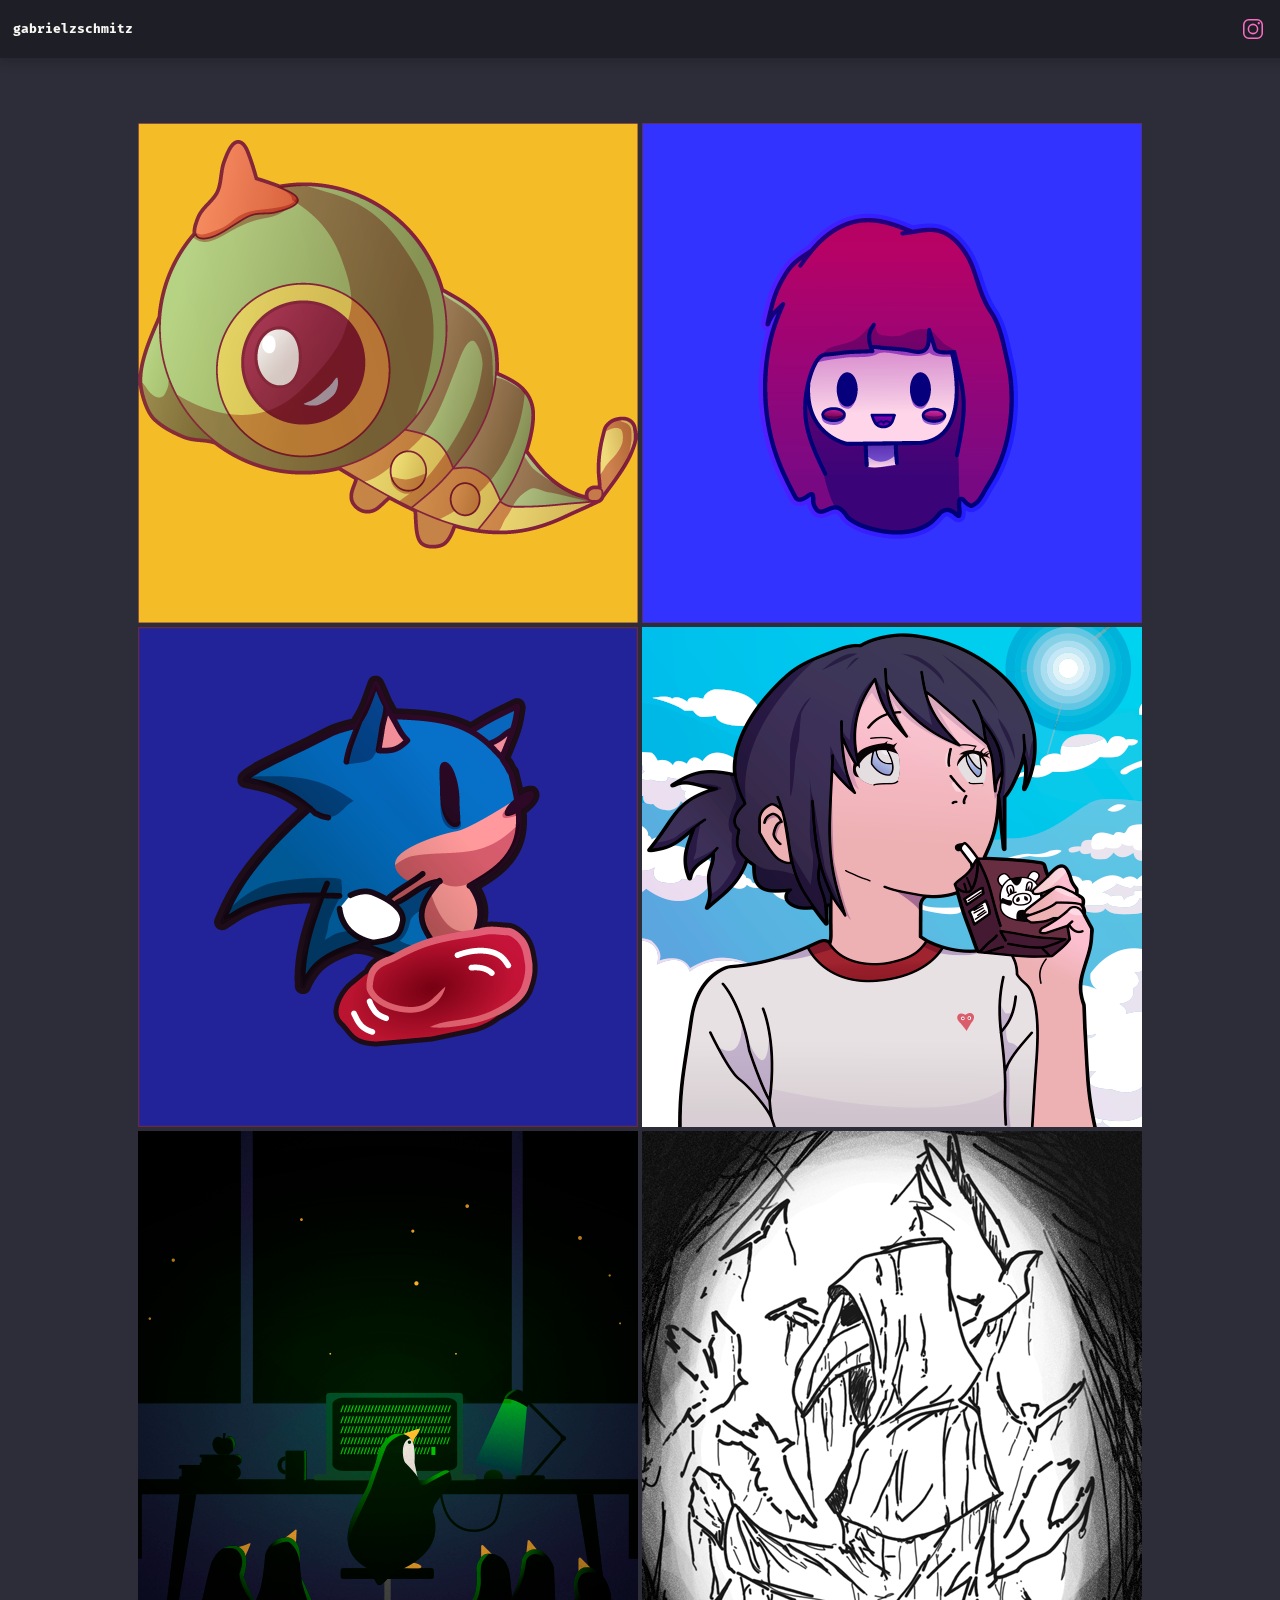
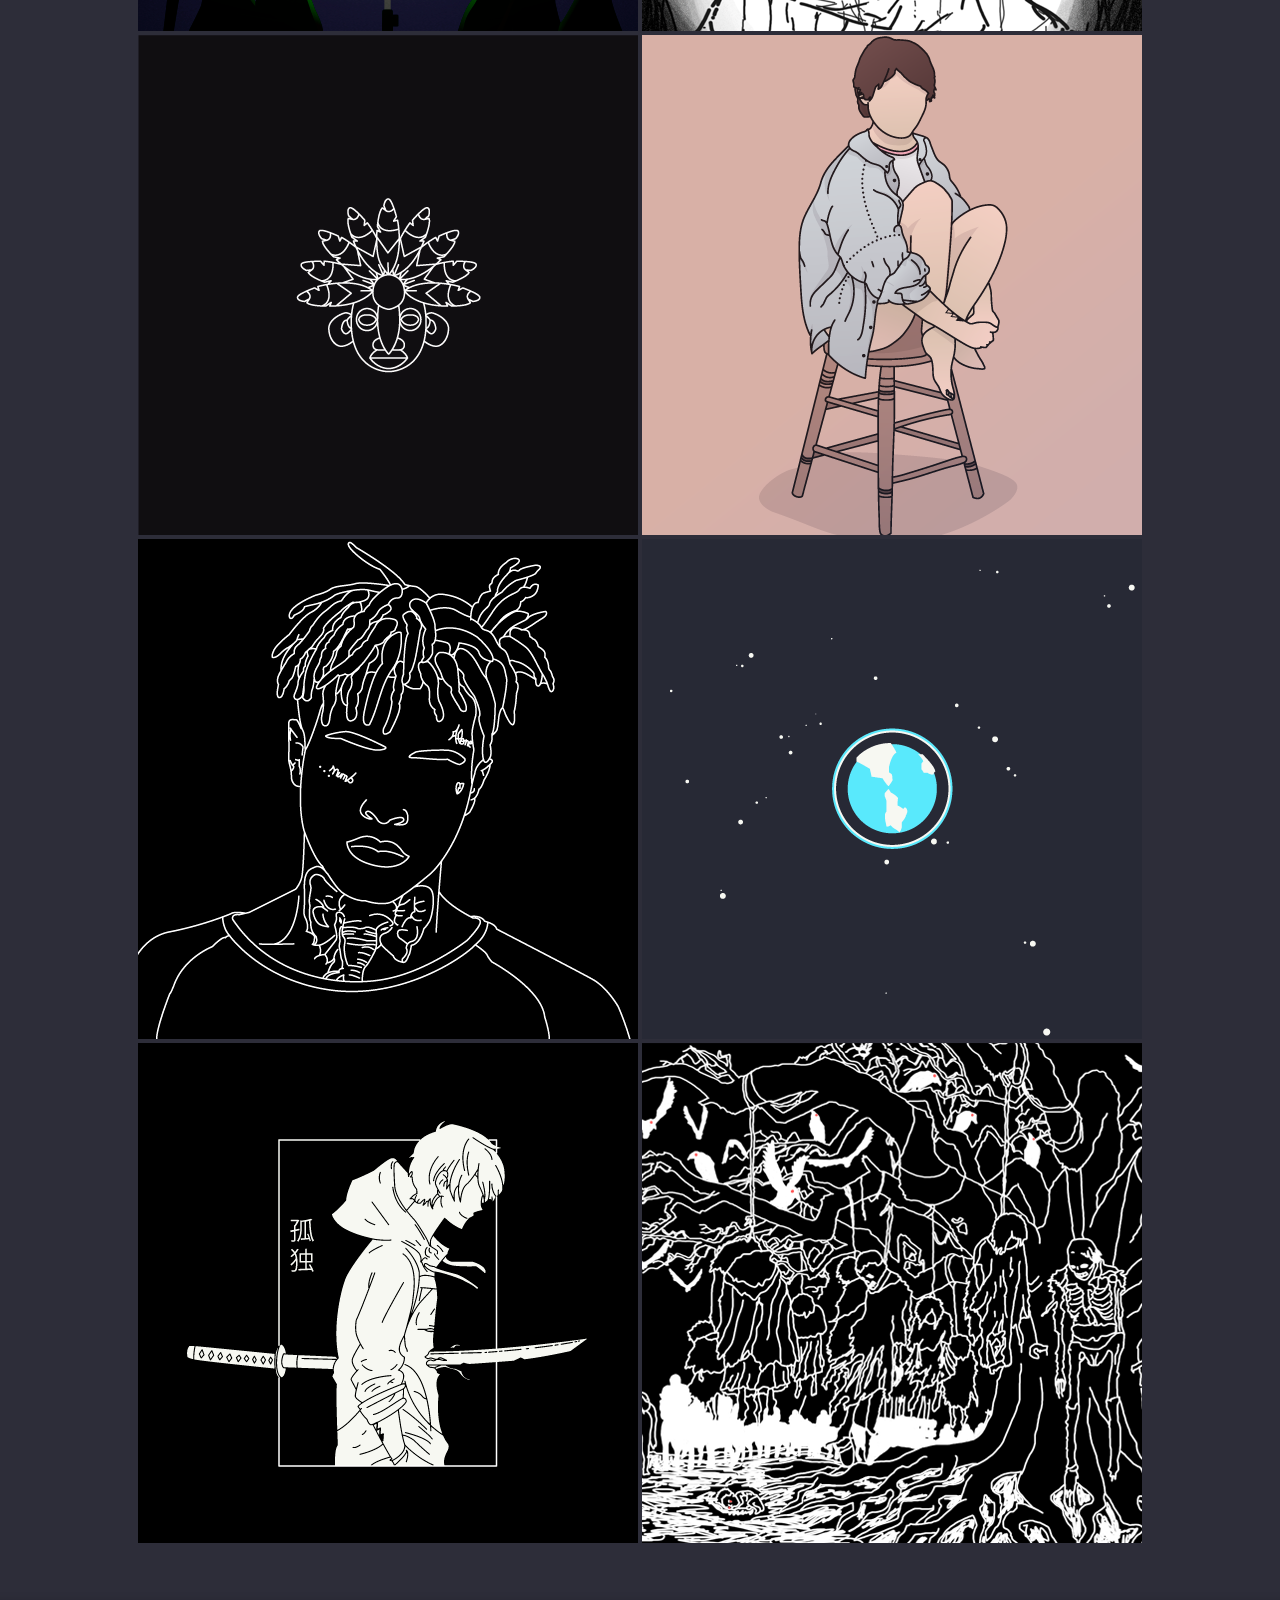
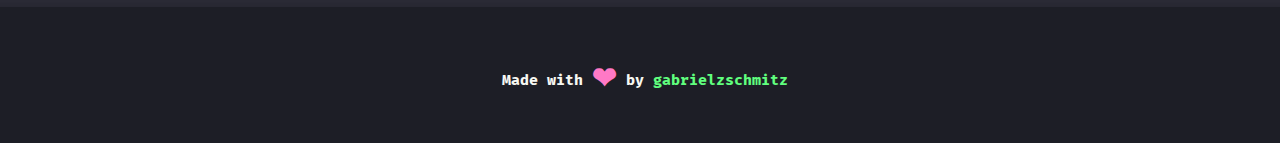
<file: index.html>
<!DOCTYPE html>
<html>

<head>
    <meta charset="UTF-8">
    <title>Desenhos gabrielzschmitz</title>
    <link rel="stylesheet" type="text/css" href="css/index_style.css" />
    <!--<meta http-equiv="refresh" content="5">-->
    <meta name="author" content="gabrielzschmitz">
    <meta name="description" content="Site sobre desenhos de gabrielzschmitz">
    <meta name="keywords" content="HTML, CSS, JavaScript, Desenho, gabrielzschmitz">
    <meta name="viewport" content="width=device-width, initial-scale=1.0">
</head>

<body>
    <section class="body">
        <topbar>
            <div class="brand">
                <a href="index.html">
                    <h1>gabrielzschmitz</h1>
                </a>
            </div>

            <div class="instagram">
                <a href="https://www.instagram.com/gabrielz.schmitz/" target="_blank">
                    <img src="img/icons/instagram-icon.svg" title="Instagram" alt="Instagram" width="20px">
                </a>
            </div>
        </topbar>



        <div class=drawings>
            <drawings>
                <a href="pages/caterpie.html" target="_self">
                    <img src="img/drawings/caterpie_500.png" title="Caterpie" alt="Caterpie">
                </a>
                <a href="pages/menininha.html" target="_self">
                    <img src="img/drawings/menininha_500.png" title="Menininha" alt="Menininha">
                </a>
                <a href="pages/sonic.html" target="_self">
                    <img src="img/drawings/sonic_500.png" title="Sonic" alt="Sonic">
                </a>
                <a href="pages/menina-tomando-toddynho.html" target="_self">
                    <img src="img/drawings/menina-tomando-toddynho_500.png" title="Menina Tomando Toddynho"
                        alt="Menina Tomando Toddynho">
                </a>
                <a href="pages/6-penguins-hackers.html" target="_self">
                    <img src="img/drawings/6-penguins-hackers_500.png" title="6 Penguins Hackers"
                        alt="6 Penguins Hackers">
                </a>
                <a href="pages/the-plague.html" target="_self">
                    <img src="img/drawings/the-plague_500.png" title="The Plague" alt="The Plague">
                </a>
                <a href="pages/maya.html" target="_self">
                    <img src="img/drawings/maya_500.png" title="Maya" alt="Maya">
                </a>
                <a href="pages/mulher-triste.html" target="_self">
                    <img src="img/drawings/mulher-triste_500.png" title="Mulher Triste" alt="Mulher Triste">
                </a>
                <a href="pages/xxxtentacion.html" target="_self">
                    <img src="img/drawings/xxxtentacion_500.png" title="XXXTENTACION" alt="XXXTENTACION">
                </a>
                <a href="pages/wallpaper-planeta.html" target="_self">
                    <img src="img/drawings/wallpaper-planeta_500.png" title="Wallpaper Planeta" alt="Wallpaper Planeta">
                </a>
                <a href="pages/solitude.html" target="_self">
                    <img src="img/drawings/solitude_500.png" title="Solitude" alt="Solitude">
                </a>
                <a href="pages/berserk.html" target="_self">
                    <img src="img/drawings/berserk_500.png" title="Berserk" alt="Berserk">
                </a>
            </drawings>
        </div>



        <footer>
            <h2>
                Made with
                <span class="heart">&#x2764</span>
                by
                <a class="author" href="https://www.instagram.com/gabrielz.schmitz/" target="_blank">gabrielzschmitz</a>
            </h2>
        </footer>

    </section>
</body>

</html>
</file>
<file: css/index_style.css>
@charset "UTF-8";



/*Fonts*/
@font-face{
    font-family: Fira Code;
    src: url(../fonts/FiraCode-Bold.ttf);
    font-weight: bold;
}
@font-face{
    font-family: Fira Code;
    src: url(../fonts/FiraCode-Light.ttf);
    font-weight: lighter;
}
@font-face{
    font-family: Fira Code;
    src: url(../fonts/FiraCode-Regular.ttf);
    font-weight: normal;
}
@font-face{
    font-family: Fira Code;
    src: url(../fonts/FiraCode-Retina.ttf);
}
@font-face{
    font-family: Abril Text;
    src: url(../fonts/Abril_Text_Regular.otf);
    font-weight: normal;
}
@font-face{
    font-family: Abril Text;
    src: url(../fonts/Abril_Text_Bold.otf.otf);
    font-weight: bold;
}
@font-face{
    font-family: Abril Text;
    src: url(../fonts/Abril_Text_ExtraBold.otf.otf);
    font-weight: bolder;
}
@font-face{
    font-family: Source Sans Pro;
    src: url(../fonts/SourceSansPro-Regular.otf);
    font-weight: normal;
}
@font-face{
    font-family: Source Sans Pro;
    src: url(../fonts/SourceSansPro-Light.otf);
    font-weight: lighter;
}
@font-face{
    font-family: Source Sans Pro;
    src: url(../fonts/SourceSansPro-Bold.otf);
    font-weight: bold;
}
/*Fonts*/



/* unvisited link */
a:link {
    text-decoration: none;
}
/* visited link */
a:visited {
    text-decoration: none;
}
/* mouse over link */
a:hover {
    text-decoration: none;
}
/* selected link */
a:active {
    text-decoration: none;
}



/*Topbar*/
topbar{
    z-index: 3;
    margin: -10px;
    width: 100%;
    background:#1d1e26;
    height: 50px;
    padding: 5px;
    position: fixed;
    display: flex;
    align-items: center;
    box-shadow: 0px 5px 10px 0px rgba(0,0,0,.15);
    justify-content: space-between;
}
.instagram{
    margin-right: 20px;
    margin-top: 5px;
}
.brand{
    margin-left: 10px;
    display: inline-block;
    margin-top: unset;
}
h1{
    color: #f7f8f2;
    text-align: left;
    font-family: Fira Code, monospace;
    font-size: small;
    text-decoration: none;
}
/*Topbar*/



/*Footer*/
footer{
    background: #1d1e26;
    padding: 50px;
    margin: -45px;
    width: 100%;
    margin-top: 10px;
    box-shadow: 0px 5px 10px 10px rgba(0,0,0,.15);
}
.heart{
    display: inline-block;
    position: relative;
    top: 3px;
    font-size: 30px;
    color:#ff79c6;
}
.author{
    color: #60ff7e;
    font-family: Fira Code, monospace;
    font-size: 15px;
    text-decoration: none;
}
h2{
    color: #f7f8f2;
    text-align: center;
    font-family: Fira Code, monospace;
    font-size: 15px;
    margin: 0px;
    padding: 0px;
    display: row;
}
/*Footer*/



/*Body*/
body{
    background: #2d2d39;
    font-weight: 300;
    overflow-y:scroll;
    overflow-x:hidden;
}
.drawings{
    z-index: 2;
    display: inline-block;
    width: 100%;
    height: 100%;
    text-align: center;
    margin-bottom: 50px;
    margin-top: 115px;
}

drawings:hover img{
    transition: 0.5s;
    filter: blur(2.5px);
}
drawings img:hover{
    z-index: 1;
    filter: blur(0px);
    transform: scale(1.05);
}
/*Body*/
</file>
